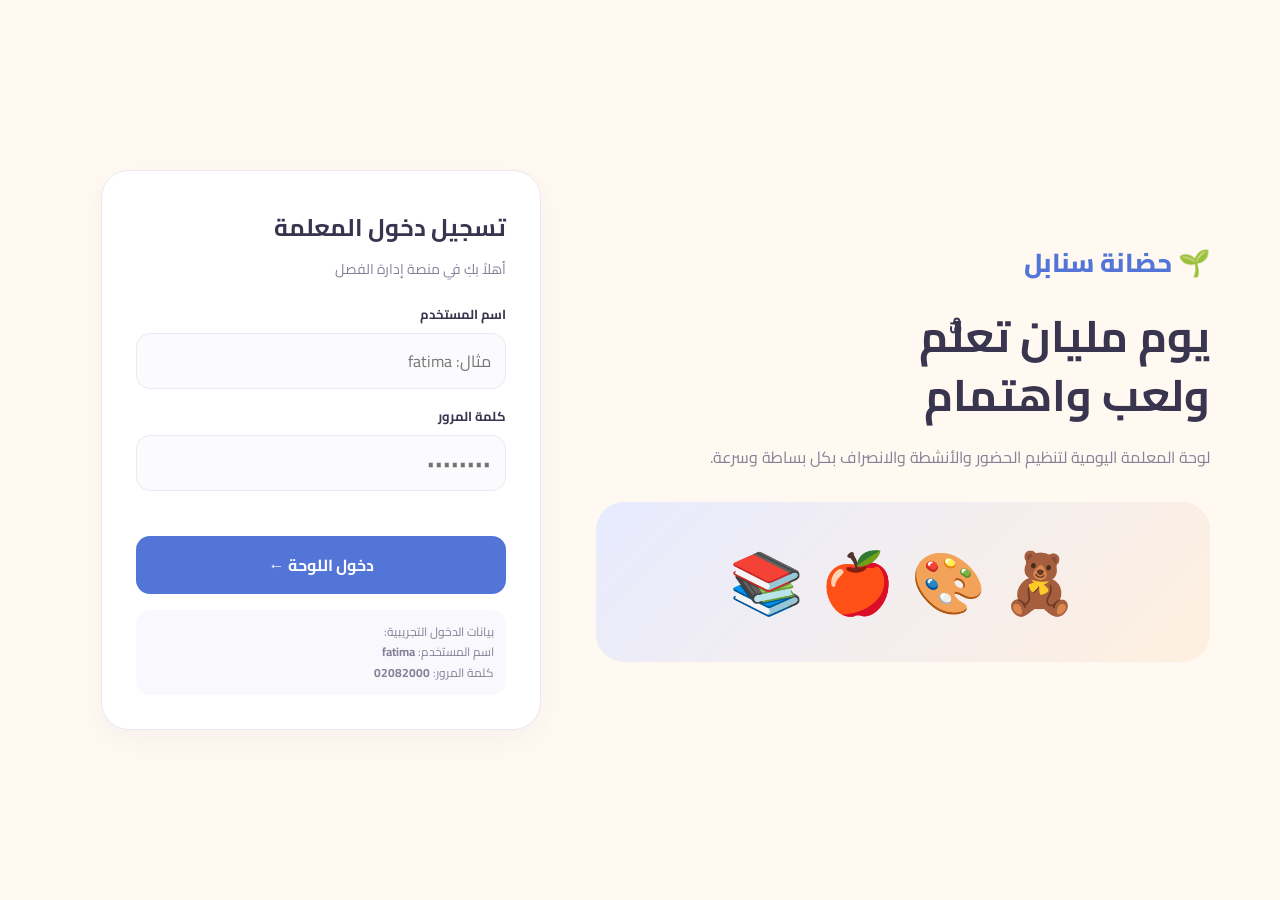
<file: index.html>
<!doctype html>
<html lang="ar" dir="rtl">
<head>
  <meta charset="utf-8">
  <meta name="viewport" content="width=device-width, initial-scale=1, maximum-scale=1, user-scalable=no">
  <title>حضانة سنابل | تطبيق المعلمة</title>
  
  <!-- خط كايرو المريح للعين -->
  <link rel="preconnect" href="https://fonts.googleapis.com">
  <link rel="preconnect" href="https://fonts.gstatic.com" crossorigin>
  <link href="https://fonts.googleapis.com/css2?family=Cairo:wght@400;600;700;800&display=swap" rel="stylesheet">
  
  <!-- ملفات التنسيق CSS -->
  <link rel="stylesheet" href="css/style.css">
  <link rel="stylesheet" href="css/responsive.css">
</head>
<body>

  <!-- 1. شاشة تسجيل الدخول -->
  <section id="loginScreen" class="login-wrap">
    <div class="welcome">
      <div style="font-size: 26px; font-weight: 800; color: var(--primary); margin-bottom: 12px;">🌱 حضانة سنابل</div>
      <h1>يوم مليان تعلُّم<br>ولعب واهتمام</h1>
      <p>لوحة المعلمة اليومية لتنظيم الحضور والأنشطة والانصراف بكل بساطة وسرعة.</p>
      <div class="welcome-art">
        <span>🧸</span>
        <span>🎨</span>
        <span>🍎</span>
        <span>📚</span>
      </div>
    </div>
    
    <form id="loginForm" class="login-card">
      <h2 style="margin: 0 0 6px;">تسجيل دخول المعلمة</h2>
      <p style="color: var(--muted); font-size: 14px; margin: 0 0 20px;">أهلاً بكِ في منصة إدارة الفصل</p>
      
      <div class="field">
        <label for="username">اسم المستخدم</label>
        <input id="username" autocomplete="username" placeholder="مثال: fatima" required>
      </div>
      
      <div class="field">
        <label for="password">كلمة المرور</label>
        <input id="password" type="password" placeholder="••••••••" required>
      </div>
      
      <div id="loginError" style="color: var(--danger); font-size: 13px; min-height: 20px;"></div>
      
      <button class="btn full" type="submit">دخول اللوحة ←</button>
      
      <div class="demo-note">
        بيانات الدخول التجريبية:<br>
        اسم المستخدم: <b>fatima</b><br>
        كلمة المرور: <b>02082000</b>
      </div>
    </form>
  </section>

  <!-- 2. شاشة إعداد اليوم وسيلفي الفصل -->
  <section id="setupScreen" class="app-main hidden">
    <div class="login-card" style="max-width: 650px; margin: 30px auto;">
      <h2 style="margin-top: 0;">تجهيز يومك يا فاطمة 👋</h2>
      <p style="color: var(--muted); font-size: 14px; margin-bottom: 20px;">تأكدي من البيانات والتقاط صورة الحضور قبل بدء اليوم.</p>
      
      <form id="setupForm">
        <div class="camera-box">
          <div id="selfiePlaceholder" class="selfie-placeholder">🤳🏻</div>
          <img id="selfiePreview" class="selfie-preview hidden" alt="سيلفي المعلمة">
          <input id="selfieInput" type="file" accept="image/*" capture="user" class="hidden">
          <button type="button" id="takeSelfie" class="btn secondary">التقاط سيلفي الحضور</button>
        </div>
        
        <div class="field">
          <label for="classSelect">تحديد الفصل</label>
          <select id="classSelect" required>
            <option value="">اختاري الفصل</option>
            <option value="البراعم">البراعم</option>
            <option value="النجوم">النجوم</option>
            <option value="الفراشات">الفراشات</option>
          </select>
        </div>
        
        <div class="field">
          <label for="dayDate">تاريخ اليوم</label>
          <input id="dayDate" type="date" required>
        </div>
        
        <button class="btn full" type="submit">تأكيد وبدء اليوم</button>
      </form>
    </div>
  </section>

  <!-- 3. لوحة تشغيل التطبيق (Dashboard Shell) -->
  <section id="appScreen" class="app-shell hidden">
    <aside class="sidebar">
      <div style="font-weight: 800; font-size: 20px; color: var(--primary); margin-bottom: 24px;">🌱 سنابل</div>
      
      <nav style="display: flex; flex-direction: column; gap: 6px;">
        <button class="side-link active" data-tab="children">
          <span class="nav-emoji">🧸</span>
          <span>الأطفال</span>
        </button>
        <button class="side-link" data-tab="attendance">
          <span class="nav-emoji">🌈</span>
          <span>الحضور</span>
        </button>
        <button class="side-link" data-tab="activities">
          <span class="nav-emoji">🎨</span>
          <span>الأنشطة</span>
        </button>
        <button class="side-link" data-tab="dismissal">
          <span class="nav-emoji">🎒</span>
          <span>الانصراف</span>
        </button>
      </nav>
      
      <div style="margin-top: auto; padding-top: 20px;">
        <button id="logoutBtn" class="btn secondary" style="width: 100%;">تسجيل الخروج</button>
      </div>
    </aside>

    <main class="app-main">
      <header style="margin-bottom: 24px;">
        <h1 style="margin: 0 0 4px;" id="welcomeTitle">أهلاً يا فاطمة!</h1>
        <small id="classLabel" style="color: var(--muted); font-size: 13px;"></small>
      </header>

      <!-- عدادات وإحصائيات سريعة -->
      <section class="stats">
        <div class="stat">
          <span style="font-size: 26px;">🧒</span>
          <div>
            <strong id="totalCount">0</strong>
            <small>الإجمالي</small>
          </div>
        </div>
        <div class="stat">
          <span style="font-size: 26px;">🌞</span>
          <div>
            <strong id="presentCount">0</strong>
            <small>حاضر</small>
          </div>
        </div>
        <div class="stat">
          <span style="font-size: 26px;">🚌</span>
          <div>
            <strong id="waitingCount">0</strong>
            <small>لم يصل</small>
          </div>
        </div>
        <div class="stat">
          <span style="font-size: 26px;">🎒</span>
          <div>
            <strong id="leftCount">0</strong>
            <small>انصرف</small>
          </div>
        </div>
      </section>

      <!-- المحتوى الديناميكي للأقسام -->
      <section id="tabContent"></section>
    </main>
  </section>

  <!-- عناصر النوافذ المنبثقة والإشعارات السريعة -->
  <div id="modalRoot"></div>
  <div id="toast" class="toast hidden" role="status"></div>

  <!-- ملفات الـ JavaScript بالترتيب المنطقي -->
  <script src="js/data.js"></script>
  <script src="js/state.js"></script>
  <script src="js/app.js"></script>
</body>
</html>
</file>
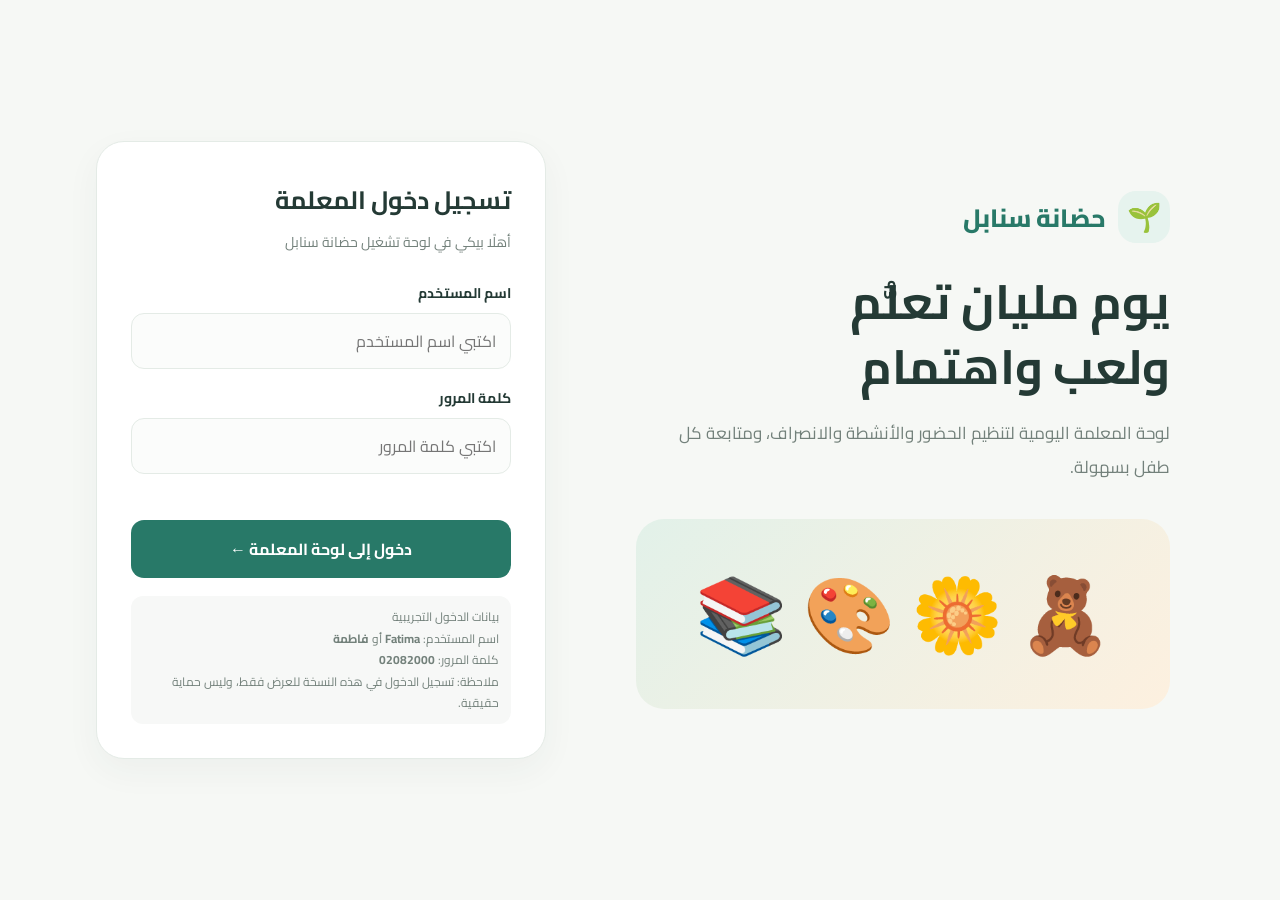
<file: index (2).html>
<!doctype html>
<html lang="ar" dir="rtl">
<head>
<meta charset="utf-8"><meta name="viewport" content="width=device-width, initial-scale=1">
<title>حضانة سنابل | لوحة المعلمة</title>
<link rel="preconnect" href="https://fonts.googleapis.com"><link href="https://fonts.googleapis.com/css2?family=Cairo:wght@400;500;600;700;800&display=swap" rel="stylesheet">
<style>
:root{--bg:#f6f8f5;--paper:#fff;--ink:#243a35;--muted:#73817b;--green:#287968;--green2:#e6f3ee;--line:#e4ebe6;--orange:#f2a36f;--orange2:#fff0e5;--blue:#e8f1fb;--red:#b94b4b;--shadow:0 12px 34px #23483b0c}*{box-sizing:border-box}body{margin:0;background:var(--bg);color:var(--ink);font-family:Cairo,Tahoma,sans-serif}button,input,select,textarea{font:inherit}button{cursor:pointer}.hidden{display:none!important}.login-wrap{min-height:100vh;display:grid;grid-template-columns:1.1fr .9fr;max-width:1200px;margin:auto;padding:30px;gap:24px;align-items:center}.welcome{padding:40px}.brand{display:flex;align-items:center;gap:12px;font-weight:800;font-size:25px;color:var(--green)}.brand-mark{display:grid;place-items:center;width:52px;height:52px;background:var(--green2);border-radius:18px;font-size:28px}.welcome h1{font-size:clamp(30px,4vw,48px);line-height:1.35;margin:26px 0 12px}.welcome p{color:var(--muted);line-height:2;font-size:17px;max-width:500px}.welcome-art{margin-top:35px;background:linear-gradient(135deg,#e2f1e9,#fdf0df);border-radius:28px;min-height:190px;display:flex;align-items:center;justify-content:center;font-size:74px;gap:16px}.login-card{background:var(--paper);border:1px solid var(--line);border-radius:28px;padding:34px;box-shadow:var(--shadow);max-width:450px;width:100%;margin:auto}.login-card h2{margin:0 0 6px;font-size:25px}.sub{color:var(--muted);font-size:14px;margin:0 0 25px}.field{display:flex;flex-direction:column;gap:7px;margin:16px 0}.field label{font-weight:700;font-size:14px}.field input,.field select,.field textarea{width:100%;border:1px solid var(--line);background:#fbfcfb;border-radius:13px;padding:12px 14px;outline:none;color:var(--ink)}.field input:focus,.field select:focus,.field textarea:focus{border-color:var(--green);box-shadow:0 0 0 3px #28796815}.btn{border:0;border-radius:13px;padding:12px 18px;font-weight:700;background:var(--green);color:white}.btn.full{width:100%;margin-top:10px;padding:14px}.btn.secondary{background:var(--green2);color:var(--green)}.btn.orange{background:var(--orange2);color:#96562c}.login-error{color:var(--red);font-size:13px;min-height:20px}.demo-note{background:#f7f8f7;border-radius:12px;padding:10px 12px;color:var(--muted);font-size:12px;margin-top:18px;line-height:1.8}.app{max-width:1280px;margin:auto;padding:24px}.topbar{display:flex;justify-content:space-between;align-items:center;gap:15px;margin-bottom:25px}.topbar .brand{font-size:22px}.profile{display:flex;align-items:center;gap:10px;background:var(--paper);border:1px solid var(--line);padding:8px 13px;border-radius:15px}.profile small{display:block;color:var(--muted)}.avatar{width:42px;height:42px;border-radius:14px;background:var(--green2);display:grid;place-items:center;font-size:22px}.page-title{display:flex;justify-content:space-between;align-items:end;gap:12px;margin:8px 0 20px}.page-title h1{font-size:29px;margin:0}.page-title p{margin:4px 0 0;color:var(--muted)}.date-pill{background:var(--paper);border:1px solid var(--line);border-radius:13px;padding:9px 12px;color:var(--muted);font-size:14px}.filters{display:grid;grid-template-columns:1fr 1fr;gap:14px;background:var(--paper);border:1px solid var(--line);border-radius:20px;padding:18px;margin-bottom:22px}.filters .field{margin:0}.section-head{display:flex;justify-content:space-between;align-items:center;margin:20px 0 13px;gap:10px}.section-head h2{font-size:20px;margin:0}.section-head span{font-size:13px;color:var(--muted)}.stats{display:grid;grid-template-columns:repeat(4,1fr);gap:13px;margin-bottom:22px}.stat{background:var(--paper);border:1px solid var(--line);border-radius:18px;padding:16px;display:flex;align-items:center;gap:12px}.stat-icon{width:44px;height:44px;border-radius:14px;display:grid;place-items:center;font-size:22px;background:var(--green2)}.stat:nth-child(2) .stat-icon{background:var(--blue)}.stat:nth-child(3) .stat-icon{background:var(--orange2)}.stat:nth-child(4) .stat-icon{background:#f4e9f7}.stat strong{display:block;font-size:25px}.stat small{color:var(--muted)}.children{display:grid;grid-template-columns:repeat(4,minmax(0,1fr));gap:14px}.child{background:var(--paper);border:1px solid var(--line);border-radius:20px;padding:16px;position:relative;box-shadow:var(--shadow);min-width:0}.child-top{display:flex;align-items:center;gap:12px;margin-bottom:14px}.child-photo{width:58px;height:58px;flex-shrink:0;border-radius:19px;display:grid;place-items:center;font-size:30px;background:linear-gradient(135deg,#e1f0e7,#fff0df)}.child h3{margin:0;font-size:17px}.child .age{font-size:12px;color:var(--muted);margin-top:3px}.allergy{display:inline-flex;align-items:center;gap:5px;background:var(--orange2);color:#97572d;border-radius:9px;padding:5px 8px;font-size:12px;margin-bottom:13px}.no-allergy{background:#f2f6f3;color:#64746c}.status{font-size:12px;color:var(--muted);margin-bottom:12px}.child-actions{display:flex;gap:7px}.small-btn{flex:1;border:1px solid var(--line);background:#fff;border-radius:10px;padding:8px 5px;font-size:12px;font-weight:700;color:var(--ink)}.small-btn.active{background:var(--green2);border-color:#c5e5d8;color:var(--green)}.small-btn.out{background:var(--orange2);border-color:#f8d5bb;color:#96562c}.tabs{display:flex;gap:8px;background:#eaf0ec;padding:6px;border-radius:16px;margin:22px 0}.tab{border:0;flex:1;border-radius:12px;background:transparent;color:var(--muted);padding:12px 10px;font-weight:700}.tab.active{background:white;color:var(--green);box-shadow:0 3px 12px #23483b0d}.panel{background:var(--paper);border:1px solid var(--line);border-radius:22px;padding:22px;margin-bottom:18px}.panel h2{margin:0 0 5px;font-size:21px}.panel .desc{color:var(--muted);margin:0 0 18px;font-size:14px}.activity-grid{display:grid;grid-template-columns:repeat(4,1fr);gap:12px}.activity{border:1px solid var(--line);border-radius:15px;padding:18px 12px;background:white;text-align:center;color:var(--ink)}.activity .emoji{display:block;font-size:30px;margin-bottom:8px}.activity.active{border:2px solid var(--green);background:var(--green2);color:var(--green)}.activity-form{display:grid;grid-template-columns:1fr 1fr;gap:14px}.empty{padding:30px;text-align:center;color:var(--muted)}.footer-note{color:var(--muted);font-size:12px;text-align:center;margin:28px 0 10px}.toast{position:fixed;bottom:24px;left:50%;transform:translateX(-50%);background:#203c34;color:white;padding:12px 20px;border-radius:13px;box-shadow:var(--shadow);z-index:10}.logout{background:transparent;color:var(--muted);border:0;font-size:13px;margin-right:8px}
@media(max-width:850px){.login-wrap{grid-template-columns:1fr;padding:18px}.welcome{padding:15px}.welcome-art{min-height:120px;font-size:50px;margin-top:15px}.login-card{max-width:none}.app{padding:15px}.children{grid-template-columns:repeat(2,minmax(0,1fr))}.stats{grid-template-columns:repeat(2,1fr)}.activity-grid{grid-template-columns:repeat(2,1fr)}}@media(max-width:480px){.topbar{align-items:flex-start}.topbar .brand{font-size:18px}.profile{padding:6px}.page-title{align-items:flex-start;flex-direction:column}.filters{grid-template-columns:1fr}.children{gap:9px}.child{padding:11px}.child-photo{width:46px;height:46px;font-size:24px;border-radius:15px}.child h3{font-size:15px}.child-actions{flex-direction:column}.stats{gap:8px}.stat{padding:11px;gap:8px}.stat-icon{width:36px;height:36px}.stat strong{font-size:21px}.tabs{gap:4px}.tab{font-size:12px;padding:10px 4px}.activity-form{grid-template-columns:1fr}}
</style>
</head>
<body>
<section id="loginScreen" class="login-wrap">
 <div class="welcome"><div class="brand"><span class="brand-mark">🌱</span><span>حضانة سنابل</span></div><h1>يوم مليان تعلُّم<br>ولعب واهتمام</h1><p>لوحة المعلمة اليومية لتنظيم الحضور والأنشطة والانصراف، ومتابعة كل طفل بسهولة.</p><div class="welcome-art"><span>🧸</span><span>🌼</span><span>🎨</span><span>📚</span></div></div>
 <form id="loginForm" class="login-card"><h2>تسجيل دخول المعلمة</h2><p class="sub">أهلًا بيكي في لوحة تشغيل حضانة سنابل</p><div class="field"><label for="username">اسم المستخدم</label><input id="username" autocomplete="username" placeholder="اكتبي اسم المستخدم" required></div><div class="field"><label for="password">كلمة المرور</label><input id="password" type="password" autocomplete="current-password" placeholder="اكتبي كلمة المرور" required></div><div id="loginError" class="login-error"></div><button class="btn full" type="submit">دخول إلى لوحة المعلمة ←</button><div class="demo-note">بيانات الدخول التجريبية<br>اسم المستخدم: <b>Fatima</b> أو <b>فاطمة</b><br>كلمة المرور: <b>02082000</b><br>ملاحظة: تسجيل الدخول في هذه النسخة للعرض فقط، وليس حماية حقيقية.</div></form>
</section>
<section id="appScreen" class="app hidden">
 <header class="topbar"><div class="brand"><span class="brand-mark">🌱</span><span>حضانة سنابل</span></div><div class="profile"><span class="avatar">👩🏻‍🏫</span><div><b>أ. فاطمة</b><small>معلمة فصل</small></div><button id="logoutBtn" class="logout">خروج</button></div></header>
 <div class="page-title"><div><h1>صباح الخير يا فاطمة 👋</h1><p>خلينا نجهز يوم الأطفال ونراجع بيانات الفصل.</p></div><div class="date-pill" id="todayLabel"></div></div>
 <section class="filters"><div class="field"><label for="dayDate">📅 تاريخ اليوم</label><input id="dayDate" type="date"></div><div class="field"><label for="classSelect">🏫 الفصل</label><select id="classSelect"><option>البراعم</option><option>النجوم</option><option>الفراشات</option></select></div></section>
 <section class="stats"><div class="stat"><span class="stat-icon">👧🏻</span><div><strong id="totalCount">8</strong><small>إجمالي الأطفال</small></div></div><div class="stat"><span class="stat-icon">✅</span><div><strong id="presentCount">0</strong><small>حضروا اليوم</small></div></div><div class="stat"><span class="stat-icon">⏳</span><div><strong id="waitingCount">8</strong><small>لم يصلوا بعد</small></div></div><div class="stat"><span class="stat-icon">🏠</span><div><strong id="leftCount">0</strong><small>انصرفوا</small></div></div></section>
 <div class="section-head"><h2>أطفال الفصل</h2><span id="classSummary">8 أطفال · بيانات تجريبية</span></div>
 <section id="childrenGrid" class="children"></section>
 <nav class="tabs" aria-label="شاشات المعلمة"><button class="tab active" data-tab="attendance">📋 الحضور</button><button class="tab" data-tab="activities">🎨 الأنشطة</button><button class="tab" data-tab="dismissal">🏡 الانصراف</button></nav>
 <section id="tabContent"></section>
 <p class="footer-note">نموذج استعراضي أولي لحضانة سنابل — البيانات محلية وتجريبية.</p>
</section>
<div id="toast" class="toast hidden" role="status"></div>
<script>
const DEMO_USER='fatima',DEMO_PASS='02082000';
const childrenByClass={
 'البراعم':[
  {id:'c1',name:'آدم محمد',age:3,emoji:'👦🏻',allergy:'لا يوجد'}, {id:'c2',name:'ليلى أحمد',age:3,emoji:'👧🏻',allergy:'البيض'},
  {id:'c3',name:'يوسف علي',age:4,emoji:'👦🏽',allergy:'لا يوجد'}, {id:'c4',name:'مريم خالد',age:3,emoji:'👧🏽',allergy:'الفول السوداني'},
  {id:'c5',name:'عمر حسن',age:4,emoji:'👦🏻',allergy:'الحليب'}, {id:'c6',name:'سلمى محمود',age:3,emoji:'👧🏼',allergy:'لا يوجد'},
  {id:'c7',name:'نور أحمد',age:4,emoji:'👧🏻',allergy:'لا يوجد'}, {id:'c8',name:'حمزة سامي',age:3,emoji:'👦🏽',allergy:'لا يوجد'}],
 'النجوم':[
  {id:'c9',name:'سيف أحمد',age:5,emoji:'👦🏻',allergy:'لا يوجد'},{id:'c10',name:'دانة علي',age:5,emoji:'👧🏻',allergy:'البيض'},
  {id:'c11',name:'إياد حسن',age:5,emoji:'👦🏽',allergy:'لا يوجد'},{id:'c12',name:'لارا محمد',age:4,emoji:'👧🏼',allergy:'لا يوجد'}],
 'الفراشات':[
  {id:'c13',name:'تيم خالد',age:2,emoji:'👦🏻',allergy:'لا يوجد'},{id:'c14',name:'ريم سامي',age:2,emoji:'👧🏻',allergy:'الحليب'},
  {id:'c15',name:'أنس محمود',age:2,emoji:'👦🏽',allergy:'لا يوجد'},{id:'c16',name:'جود حسن',age:2,emoji:'👧🏼',allergy:'لا يوجد'}]
};
const activities=[['🧩','ألعاب تركيب'],['📖','قصة اليوم'],['🎨','تلوين ورسم'],['🍎','وقت الوجبة'],['😴','قيلولة'],['🏃','نشاط حركي'],['🌱','نشاط خارجي'],['🎵','موسيقى وأناشيد']];
const state={tab:'attendance',activity:'ألعاب تركيب',note:'',statuses:{},dismissals:{},selected:[]};
const $=s=>document.querySelector(s);const todayISO=()=>{const d=new Date();return new Date(d.getTime()-d.getTimezoneOffset()*60000).toISOString().slice(0,10)};
$('#dayDate').value=todayISO();
function key(){return $('#dayDate').value+'|'+$('#classSelect').value}
function loadDay(){try{return JSON.parse(localStorage.getItem('snabel_demo_'+key()))||{statuses:{},dismissals:{},activity:'ألعاب تركيب',note:'',selected:[]}}catch{return {statuses:{},dismissals:{},activity:'ألعاب تركيب',note:'',selected:[]}}}
function saveDay(){localStorage.setItem('snabel_demo_'+key(),JSON.stringify({statuses:state.statuses,dismissals:state.dismissals,activity:state.activity,note:state.note,selected:state.selected}))}
function syncDay(){const d=loadDay();Object.assign(state,d);render()}
function children(){return childrenByClass[$('#classSelect').value]||[]}
function status(c){return state.statuses[c.id]||'waiting'}
function render(){const list=children();const present=list.filter(c=>status(c)==='present').length;const left=list.filter(c=>status(c)==='left').length;$('#totalCount').textContent=list.length;$('#presentCount').textContent=present;$('#waitingCount').textContent=list.length-present-left;$('#leftCount').textContent=left;$('#classSummary').textContent=list.length+' أطفال · بيانات تجريبية';$('#todayLabel').textContent=new Date($('#dayDate').value+'T12:00:00').toLocaleDateString('ar-EG',{weekday:'long',day:'numeric',month:'long'});$('#childrenGrid').innerHTML=list.map(c=>`<article class="child"><div class="child-top"><div class="child-photo">${c.emoji}</div><div><h3>${c.name}</h3><div class="age">العمر: ${c.age} سنوات</div></div></div><div class="${c.allergy==='لا يوجد'?'allergy no-allergy':'allergy'}">${c.allergy==='لا يوجد'?'✓':'⚠'} ${c.allergy==='لا يوجد'?'لا توجد حساسية مسجلة':'حساسية: '+c.allergy}</div><div class="status">الحالة: ${status(c)==='present'?'حاضر':status(c)==='left'?'انصرف':'لم يصل بعد'}</div><div class="child-actions"><button class="small-btn ${status(c)==='present'?'active':''}" data-action="present" data-id="${c.id}">✓ حضر</button><button class="small-btn ${status(c)==='left'?'out':''}" data-action="left" data-id="${c.id}">↗ انصرف</button></div></article>`).join('');document.querySelectorAll('[data-tab]').forEach(b=>b.classList.toggle('active',b.dataset.tab===state.tab));renderTab()}
function renderTab(){const list=children();if(state.tab==='attendance'){$('#tabContent').innerHTML=`<section class="panel"><h2>تسجيل الحضور</h2><p class="desc">اختاري «حضر» بجوار اسم الطفل عند وصوله. بيانات اليوم محفوظة على هذا المتصفح في النموذج التجريبي.</p><div class="section-head"><h2>قائمة الوصول</h2><span>${list.filter(c=>status(c)==='present').length} من ${list.length} حضروا</span></div><div class="children">${list.map(c=>`<article class="child"><div class="child-top"><div class="child-photo">${c.emoji}</div><div><h3>${c.name}</h3><div class="age">${c.age} سنوات</div></div></div><div class="${c.allergy==='لا يوجد'?'allergy no-allergy':'allergy'}">${c.allergy==='لا يوجد'?'✓ لا توجد حساسية مسجلة':'⚠ حساسية: '+c.allergy}</div><button class="btn ${status(c)==='present'?'secondary':''}" style="width:100%" data-action="present" data-id="${c.id}">${status(c)==='present'?'✓ تم تسجيل الحضور':'تسجيل الحضور'}</button></article>`).join('')}</div></section>`}
else if(state.tab==='activities'){$('#tabContent').innerHTML=`<section class="panel"><h2>أنشطة الفصل</h2><p class="desc">اختاري النشاط الجاري، وحددي الأطفال المشاركين، واكتبي ملاحظة قصيرة لو حبيتي.</p><div class="activity-grid">${activities.map(([e,n])=>`<button class="activity ${state.activity===n?'active':''}" data-activity="${n}"><span class="emoji">${e}</span><b>${n}</b></button>`).join('')}</div><div class="field" style="margin-top:20px"><label>الأطفال المشاركون</label><div class="children">${list.filter(c=>status(c)==='present').map(c=>`<label class="child" style="display:flex;align-items:center;gap:9px;cursor:pointer"><input type="checkbox" data-child="${c.id}" ${state.selected.includes(c.id)?'checked':''} style="accent-color:var(--green)"><span>${c.emoji}</span><span>${c.name}</span></label>`).join('')||'<p class="empty">سجّلي حضور الأطفال أولًا لتحديد المشاركين.</p>'}</div></div><div class="field"><label for="activityNote">ملاحظة النشاط (اختياري)</label><textarea id="activityNote" rows="3" placeholder="مثال: شارك الأطفال في ترتيب الألوان...">${escapeHTML(state.note||'')}</textarea></div><button class="btn" id="saveActivity">حفظ النشاط</button></section>`;document.querySelectorAll('[data-activity]').forEach(b=>b.addEventListener('click',()=>{state.activity=b.dataset.activity;saveDay();renderTab()}));document.querySelectorAll('[data-child]').forEach(b=>b.addEventListener('change',()=>{if(b.checked&&!state.selected.includes(b.dataset.child))state.selected.push(b.dataset.child);if(!b.checked)state.selected=state.selected.filter(x=>x!==b.dataset.child);saveDay()}));$('#saveActivity').addEventListener('click',()=>{state.note=$('#activityNote').value;saveDay();toast('تم حفظ النشاط في النموذج التجريبي')})}
else{$('#tabContent').innerHTML=`<section class="panel"><h2>تسجيل الانصراف</h2><p class="desc">راجعي حالة الطفل قبل تسجيل الانصراف. التحقق من هوية المستلم الفعلي سيتم تصميمه في مرحلة لاحقة.</p><div class="children">${list.filter(c=>status(c)!=='waiting').map(c=>`<article class="child"><div class="child-top"><div class="child-photo">${c.emoji}</div><div><h3>${c.name}</h3><div class="age">${c.age} سنوات</div></div></div><div class="status">${status(c)==='left'?'تم تسجيل الانصراف':'الطفل حاضر بالحضانة'}</div><div class="field"><label>الشخص المستلم</label><select data-pickup="${c.id}"><option value="">اختاري المستلم</option><option>الأم</option><option>الأب</option><option>شخص مصرح له</option></select></div><button class="btn ${status(c)==='left'?'secondary':''}" style="width:100%" data-action="dismiss" data-id="${c.id}" ${status(c)==='left'?'disabled':''}>تأكيد الانصراف</button>${state.dismissals[c.id]?`<p class="status">المستلم: ${escapeHTML(state.dismissals[c.id])}</p>`:''}</article>`).join('')||'<div class="empty">لا يوجد أطفال مسجلون بالحضور حتى الآن.</div>'}</div></section>`}}
function escapeHTML(s){return String(s).replace(/[&<>"']/g,c=>({'&':'&amp;','<':'&lt;','>':'&gt;','"':'&quot;',"'":'&#39;'}[c]))}
let toastTimer;function toast(msg){$('#toast').textContent=msg;$('#toast').classList.remove('hidden');clearTimeout(toastTimer);toastTimer=setTimeout(()=>$('#toast').classList.add('hidden'),2500)}
$('#loginForm').addEventListener('submit',e=>{e.preventDefault();const u=$('#username').value.trim().toLowerCase(),p=$('#password').value;if((u==='fatima'||u==='فاطمة')&&p===DEMO_PASS){sessionStorage.setItem('snabel_demo_logged','1');$('#loginError').textContent='';$('#loginScreen').classList.add('hidden');$('#appScreen').classList.remove('hidden');syncDay()}else $('#loginError').textContent='اسم المستخدم أو كلمة المرور غير صحيحة.'});
$('#logoutBtn').addEventListener('click',()=>{sessionStorage.removeItem('snabel_demo_logged');$('#appScreen').classList.add('hidden');$('#loginScreen').classList.remove('hidden');$('#password').value=''});
$('#dayDate').addEventListener('change',syncDay);$('#classSelect').addEventListener('change',syncDay);
document.addEventListener('click',e=>{const tab=e.target.closest('[data-tab]');if(tab){state.tab=tab.dataset.tab;render();return}const b=e.target.closest('[data-action]');if(!b)return;const c=children().find(x=>x.id===b.dataset.id);if(!c)return;if(b.dataset.action==='present'){state.statuses[c.id]='present';saveDay();render();toast('تم تسجيل حضور '+c.name)}else if(b.dataset.action==='left'){if(status(c)==='waiting'){toast('سجّلي حضور الطفل أولًا');return}state.statuses[c.id]='left';saveDay();render();toast('تم تحديث حالة '+c.name)}else if(b.dataset.action==='dismiss'){const sel=document.querySelector(`[data-pickup="${c.id}"]`);if(!sel||!sel.value){toast('اختاري الشخص المستلم أولًا');return}state.statuses[c.id]='left';state.dismissals[c.id]=sel.value;saveDay();render();toast('تم تسجيل انصراف '+c.name)}});
if(sessionStorage.getItem('snabel_demo_logged')==='1'){$('#loginScreen').classList.add('hidden');$('#appScreen').classList.remove('hidden');syncDay()}
</script>
</body></html>
</file>
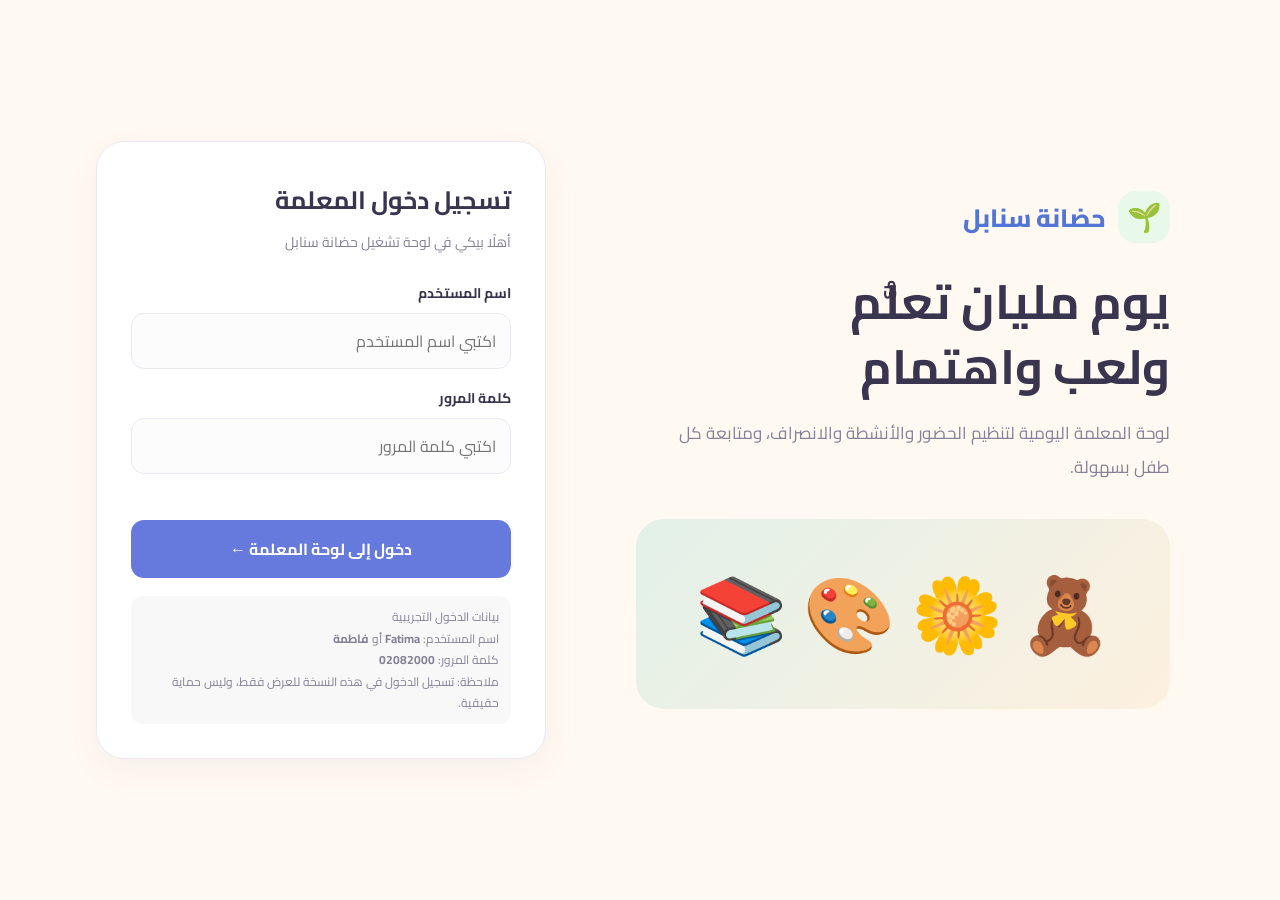
<file: snabel_teacher_v3.html>
<!doctype html>
<html lang="ar" dir="rtl">
<head>
<meta charset="utf-8">
<meta name="viewport" content="width=device-width, initial-scale=1">
<title>حضانة سنابل | لوحة المعلمة</title>
<link rel="preconnect" href="https://fonts.googleapis.com">
<link href="https://fonts.googleapis.com/css2?family=Cairo:wght@400;500;600;700;800&display=swap" rel="stylesheet">
<style>
:root{--bg:#f6f8f5;--paper:#fff;--ink:#243a35;--muted:#73817b;--green:#287968;--green2:#e6f3ee;--line:#e4ebe6;--orange:#f2a36f;--orange2:#fff0e5;--blue:#e8f1fb;--red:#b94b4b;--shadow:0 12px 34px #23483b0c}
*{box-sizing:border-box}body{margin:0;background:var(--bg);color:var(--ink);font-family:Cairo,Tahoma,sans-serif}button,input,select,textarea{font:inherit}button{cursor:pointer}.hidden{display:none!important}
.login-wrap{min-height:100vh;display:grid;grid-template-columns:1.1fr .9fr;max-width:1200px;margin:auto;padding:30px;gap:24px;align-items:center}
.welcome{padding:40px}.brand{display:flex;align-items:center;gap:12px;font-weight:800;font-size:25px;color:var(--green)}.brand-mark{display:grid;place-items:center;width:52px;height:52px;background:var(--green2);border-radius:18px;font-size:28px}
.welcome h1{font-size:clamp(30px,4vw,48px);line-height:1.35;margin:26px 0 12px}.welcome p{color:var(--muted);line-height:2;font-size:17px;max-width:500px}.welcome-art{margin-top:35px;background:linear-gradient(135deg,#e2f1e9,#fdf0df);border-radius:28px;min-height:190px;display:flex;align-items:center;justify-content:center;font-size:74px;gap:16px}
.login-card{background:var(--paper);border:1px solid var(--line);border-radius:28px;padding:34px;box-shadow:var(--shadow);max-width:450px;width:100%;margin:auto}.login-card h2{margin:0 0 6px;font-size:25px}.sub{color:var(--muted);font-size:14px;margin:0 0 25px}
.field{display:flex;flex-direction:column;gap:7px;margin:16px 0}.field label{font-weight:700;font-size:14px}.field input,.field select,.field textarea{width:100%;border:1px solid var(--line);background:#fbfcfb;border-radius:13px;padding:12px 14px;outline:none;color:var(--ink)}.field input:focus,.field select:focus,.field textarea:focus{border-color:var(--green);box-shadow:0 0 0 3px #28796815}
.btn{border:0;border-radius:13px;padding:12px 18px;font-weight:700;background:var(--green);color:white}.btn.full{width:100%;margin-top:10px;padding:14px}.btn.secondary{background:var(--green2);color:var(--green)}.btn.orange{background:var(--orange2);color:#96562c}.btn.danger{background:#fff0f0;color:#a33d3d}.btn:disabled{opacity:.45;cursor:not-allowed}
.login-error{color:var(--red);font-size:13px;min-height:20px}.demo-note{background:#f7f8f7;border-radius:12px;padding:10px 12px;color:var(--muted);font-size:12px;margin-top:18px;line-height:1.8}
.app{max-width:1280px;margin:auto;padding:24px}.topbar{display:flex;justify-content:space-between;align-items:center;gap:15px;margin-bottom:25px}.topbar .brand{font-size:22px}.profile{display:flex;align-items:center;gap:10px;background:var(--paper);border:1px solid var(--line);padding:8px 13px;border-radius:15px}.profile small{display:block;color:var(--muted)}.avatar{width:42px;height:42px;border-radius:14px;background:var(--green2);display:grid;place-items:center;font-size:22px}
.page-title{display:flex;justify-content:space-between;align-items:end;gap:12px;margin:8px 0 20px}.page-title h1{font-size:29px;margin:0}.page-title p{margin:4px 0 0;color:var(--muted)}.date-pill{background:var(--paper);border:1px solid var(--line);border-radius:13px;padding:9px 12px;color:var(--muted);font-size:14px}
.panel{background:var(--paper);border:1px solid var(--line);border-radius:22px;padding:22px;margin-bottom:18px}.panel h2{margin:0 0 5px;font-size:21px}.desc{color:var(--muted);margin:0 0 18px;font-size:14px;line-height:1.9}.setup-grid{display:grid;grid-template-columns:1fr 1fr;gap:16px}.camera-box{border:2px dashed #cbdcd2;border-radius:18px;padding:18px;text-align:center;background:#fbfdfb}.selfie-preview{width:150px;height:150px;object-fit:cover;border-radius:28px;background:var(--green2);display:block;margin:0 auto 12px}.selfie-placeholder{width:150px;height:150px;border-radius:28px;background:var(--green2);display:grid;place-items:center;font-size:55px;margin:0 auto 12px}.check-list{display:grid;grid-template-columns:repeat(2,minmax(0,1fr));gap:10px}.check-option{display:flex;align-items:center;gap:9px;background:#fbfcfb;border:1px solid var(--line);border-radius:12px;padding:11px}.check-option input{accent-color:var(--green);width:18px;height:18px}.summary-list{display:grid;gap:9px}.summary-row{display:flex;justify-content:space-between;gap:12px;padding:10px 0;border-bottom:1px solid var(--line)}.summary-row span:first-child{color:var(--muted)}
.stats{display:grid;grid-template-columns:repeat(4,1fr);gap:13px;margin-bottom:22px}.stat{background:var(--paper);border:1px solid var(--line);border-radius:18px;padding:16px;display:flex;align-items:center;gap:12px}.stat-icon{width:44px;height:44px;border-radius:14px;display:grid;place-items:center;font-size:22px;background:var(--green2)}.stat:nth-child(2) .stat-icon{background:var(--blue)}.stat:nth-child(3) .stat-icon{background:var(--orange2)}.stat:nth-child(4) .stat-icon{background:#f4e9f7}.stat strong{display:block;font-size:25px}.stat small{color:var(--muted)}
.tabs{display:flex;gap:8px;background:#eaf0ec;padding:6px;border-radius:16px;margin:22px 0}.tab{border:0;flex:1;border-radius:12px;background:transparent;color:var(--muted);padding:12px 10px;font-weight:700}.tab.active{background:white;color:var(--green);box-shadow:0 3px 12px #23483b0d}
.children{display:grid;grid-template-columns:repeat(4,minmax(0,1fr));gap:14px}.child{background:var(--paper);border:1px solid var(--line);border-radius:20px;padding:16px;position:relative;box-shadow:var(--shadow);min-width:0}.child-top{display:flex;align-items:center;gap:12px;margin-bottom:14px}.child-photo{width:62px;height:62px;flex-shrink:0;border-radius:19px;display:grid;place-items:center;font-size:32px;background:linear-gradient(135deg,#e1f0e7,#fff0df)}.child h3{margin:0;font-size:17px}.age{font-size:12px;color:var(--muted);margin-top:3px}.allergy{display:inline-flex;align-items:center;gap:5px;background:var(--orange2);color:#97572d;border-radius:9px;padding:5px 8px;font-size:12px;margin-bottom:13px}.no-allergy{background:#f2f6f3;color:#64746c}.status{font-size:12px;color:var(--muted);margin:7px 0 12px;line-height:1.8}.child-actions{display:flex;gap:7px}.small-btn{flex:1;border:1px solid var(--line);background:#fff;border-radius:10px;padding:9px 5px;font-size:12px;font-weight:700;color:var(--ink)}.small-btn.active{background:var(--green2);border-color:#c5e5d8;color:var(--green)}.small-btn.out{background:var(--orange2);border-color:#f8d5bb;color:#96562c}
.activity-grid{display:grid;grid-template-columns:repeat(4,1fr);gap:12px}.activity{border:1px solid var(--line);border-radius:15px;padding:15px 12px;background:white;text-align:center;color:var(--ink)}.activity .emoji{display:block;font-size:28px;margin-bottom:8px}.activity.active{border:2px solid var(--green);background:var(--green2);color:var(--green)}.live-badge{display:inline-flex;align-items:center;gap:7px;background:#e6f6ec;color:#24764d;border-radius:30px;padding:6px 11px;font-size:12px;font-weight:800}.live-dot{width:8px;height:8px;border-radius:50%;background:#28a15e;box-shadow:0 0 0 4px #28a15e20}.empty{padding:30px;text-align:center;color:var(--muted)}.footer-note{color:var(--muted);font-size:12px;text-align:center;margin:28px 0 10px}.logout{background:transparent;color:var(--muted);border:0;font-size:13px;margin-right:8px}
.overlay{position:fixed;inset:0;background:#14241f80;display:flex;align-items:center;justify-content:center;padding:18px;z-index:20}.modal{background:white;width:min(560px,100%);max-height:90vh;overflow:auto;border-radius:24px;padding:24px;box-shadow:0 24px 80px #0002}.modal h2{margin:0 0 8px}.modal p{color:var(--muted);line-height:1.8}.modal-actions{display:flex;gap:10px;margin-top:20px}.modal-actions button{flex:1}.toast{position:fixed;bottom:24px;left:50%;transform:translateX(-50%);background:#203c34;color:white;padding:12px 20px;border-radius:13px;box-shadow:var(--shadow);z-index:40;max-width:90%;text-align:center}
@media(max-width:850px){.login-wrap{grid-template-columns:1fr;padding:18px}.welcome{padding:15px}.welcome-art{min-height:120px;font-size:50px;margin-top:15px}.login-card{max-width:none}.app{padding:15px}.children{grid-template-columns:repeat(2,minmax(0,1fr))}.stats{grid-template-columns:repeat(2,1fr)}.activity-grid{grid-template-columns:repeat(2,1fr)}}
@media(max-width:560px){.topbar{align-items:flex-start}.topbar .brand{font-size:18px}.profile{padding:6px}.page-title{align-items:flex-start;flex-direction:column}.setup-grid{grid-template-columns:1fr}.children{gap:9px}.child{padding:11px}.child-photo{width:48px;height:48px;font-size:25px;border-radius:15px}.child h3{font-size:15px}.child-actions{flex-direction:column}.stats{gap:8px}.stat{padding:11px;gap:8px}.stat-icon{width:36px;height:36px}.stat strong{font-size:21px}.tabs{gap:4px}.tab{font-size:12px;padding:10px 4px}.modal-actions{flex-direction:column}.check-list{grid-template-columns:1fr}}

/* Playful visual identity + fixed teacher navigation */
:root{--bg:#fff9f1;--paper:#ffffff;--ink:#39354f;--muted:#858198;--green:#5475d8;--green2:#edf0ff;--line:#ece7f4;--orange:#ffb46f;--orange2:#fff1df;--blue:#e7f6ff;--red:#c44c68;--shadow:0 12px 34px #55468c0d}
body{background:#fff9f1;color:var(--ink)}
.brand-mark{background:#e8f8e9;border-radius:18px}
.btn{background:#6679dc}.btn.secondary{background:#eef0ff;color:#5265c3}.btn.orange{background:#fff0dc;color:#a45c28}
.field input:focus,.field select:focus,.field textarea:focus{border-color:#8b8ce8;box-shadow:0 0 0 3px #8b8ce81c}
.check-option{background:#fffdf9}.check-option input{accent-color:#697be0}
.panel{border-color:#eee7f6;box-shadow:0 8px 26px #55468c08}
.app-shell{max-width:none;width:100%;min-height:100vh;margin:0;padding:0;display:grid;grid-template-columns:258px minmax(0,1fr);gap:0;background:#fff9f1}
.app-shell.hidden{display:none!important}
.sidebar{position:sticky;top:0;height:100vh;min-height:650px;padding:25px 17px 18px;background:#fff;border-left:1px solid #eee8f6;display:flex;flex-direction:column;z-index:5}
.sidebar-brand{display:flex;align-items:center;gap:11px;padding:2px 8px 27px}.sidebar-brand .brand-mark{width:48px;height:48px;display:grid;place-items:center;font-size:27px;flex-shrink:0}.sidebar-brand b{display:block;font-size:18px;font-weight:800;color:#4c4e9c}.sidebar-brand small{display:block;font-size:11px;color:#a29bb7;margin-top:2px}
.sidebar-label{font-size:11px;font-weight:800;color:#aaa3bd;padding:0 12px 10px}.side-nav{display:grid;gap:7px}.side-link{display:flex;align-items:center;gap:11px;width:100%;padding:12px 11px;border:1px solid transparent;border-radius:15px;background:transparent;text-align:right;color:#77748f;font-weight:700;font-size:13px;transition:.15s}.side-link:hover{background:#faf7ff}.side-link.active{background:#f0efff;color:#545ab7;border-color:#e5e2ff;box-shadow:0 5px 14px #7b72d40b}.nav-emoji{width:34px;height:34px;display:grid;place-items:center;border-radius:11px;background:#fff;font-size:18px;flex-shrink:0}.side-link:nth-child(1) .nav-emoji{background:#fff0d8}.side-link:nth-child(2) .nav-emoji{background:#e4f8ed}.side-link:nth-child(3) .nav-emoji{background:#ffe9f1}.side-link:nth-child(4) .nav-emoji{background:#e4f4ff}.nav-arrow{margin-right:auto;font-size:22px;opacity:.65}.sidebar-spacer{flex:1;min-height:22px}.sidebar-help{display:flex;align-items:flex-start;gap:9px;padding:13px 11px;border-radius:15px;background:#fff6e8;border:1px solid #ffebcc;margin:10px 0 17px}.sidebar-help>span{font-size:22px}.sidebar-help b,.sidebar-help small{display:block}.sidebar-help b{font-size:12px;color:#8d6435}.sidebar-help small{font-size:10px;line-height:1.8;color:#9a805e;margin-top:3px}.sidebar-profile{display:flex;align-items:center;gap:10px;padding:12px 5px 13px;border-top:1px solid #f0ebf6}.sidebar-avatar{width:42px;height:42px;display:grid;place-items:center;background:#ffe9f1;border-radius:14px;font-size:22px}.sidebar-person{min-width:0}.sidebar-person b,.sidebar-person small{display:block}.sidebar-person b{font-size:13px}.sidebar-person small{font-size:11px;color:#9891aa;margin-top:2px}.side-action{width:100%;text-align:right;border:0;background:#f8f6ff;color:#6c65a6;border-radius:11px;padding:10px 12px;font-size:12px;font-weight:700;margin-top:6px}.logout-action{background:#fff4f4;color:#b86b7c}
.app-main{min-width:0;padding:28px clamp(18px,3vw,42px) 20px;max-width:1600px;width:100%;margin:0 auto}.app-header{display:flex;justify-content:space-between;align-items:center;gap:18px;margin-bottom:25px}.app-header h1{font-size:clamp(24px,2.5vw,34px);line-height:1.4;margin:8px 0 3px;color:#373653}.app-header p{margin:0;color:#8a849e;font-size:13px}.hello-chip{display:inline-flex;align-items:center;gap:6px;padding:6px 11px;border-radius:30px;background:#fff0d9;color:#a16a2d;font-size:11px;font-weight:800}.header-date{display:flex;align-items:center;gap:10px;background:white;border:1px solid #f0e8f5;border-radius:16px;padding:11px 15px;min-width:170px;box-shadow:0 6px 20px #55468c07}.header-date>span{font-size:24px}.header-date small,.header-date b{display:block}.header-date small{font-size:10px;color:#aaa2ba}.header-date b{font-size:12px;margin-top:3px;color:#625b83}.stats{display:grid;grid-template-columns:repeat(4,minmax(0,1fr));gap:14px;margin-bottom:28px}.stat{position:relative;overflow:hidden;border:1px solid transparent;border-radius:21px;padding:18px 16px;gap:12px;box-shadow:none;min-width:0}.stat-purple{background:#f0efff;border-color:#e7e4ff}.stat-mint{background:#e9f9ee;border-color:#ddf2e4}.stat-peach{background:#fff1e5;border-color:#ffe7d3}.stat-blue{background:#eaf6ff;border-color:#deeffb}.stat-icon{width:46px;height:46px;flex-shrink:0;border-radius:16px;display:grid;place-items:center;font-size:23px;background:#fff}.stat:nth-child(n) .stat-icon{background:#ffffffbd}.stat strong{display:block;font-size:27px;line-height:1.2;color:#45415e}.stat small{display:block;color:#8b849e;font-size:11px;margin-top:5px;white-space:nowrap}.stat-decoration{position:absolute;left:12px;top:8px;color:#b8b2ef;font-size:18px}.section-heading{display:flex;justify-content:space-between;align-items:center;gap:12px;margin-bottom:13px}.section-heading>div{display:flex;align-items:center;gap:10px}.heading-sparkle{display:grid;place-items:center;width:40px;height:40px;border-radius:14px;background:#fff0d9;font-size:22px}.section-heading h2{font-size:18px;margin:0;color:#403c5c}.section-heading p{font-size:12px;color:#9891aa;margin:3px 0 0}.class-chip{background:white;border:1px solid #eee7f5;color:#777096;border-radius:12px;padding:9px 12px;font-size:12px;font-weight:700;white-space:nowrap}
#tabContent .panel{padding:22px;border-radius:22px}#tabContent .panel h2{font-size:19px;color:#45415e}#tabContent .desc{font-size:12px}#tabContent .child{border-color:#eee8f5;border-radius:19px;box-shadow:0 7px 22px #59488c08}#tabContent .child-photo{background:linear-gradient(135deg,#e7e6ff,#ffe9d7)}#tabContent .child h3{color:#45415e}#tabContent .allergy{background:#fff0dd;color:#a3662e}#tabContent .allergy.no-allergy{background:#e8f8ec;color:#43845b}#tabContent .btn{background:#6878dc}#tabContent .btn.secondary{background:#eef0ff;color:#5c66bf}#tabContent .small-btn.active{background:#eef0ff;color:#5c66bf;border-color:#dcdfff}.tabs{display:none!important}.side-link:focus-visible,.side-action:focus-visible,.btn:focus-visible{outline:3px solid #aaa9ff;outline-offset:2px}
@media(max-width:1000px){.app-shell{grid-template-columns:220px minmax(0,1fr)}.sidebar{padding:20px 12px}.sidebar-brand{padding-right:4px;padding-left:4px}.sidebar-brand b{font-size:16px}.app-main{padding:22px 18px}.stats{gap:9px}.stat{padding:14px 11px;gap:8px}.stat-icon{width:38px;height:38px}.stat strong{font-size:23px}.stat small{font-size:10px}}
@media(max-width:720px){.app-shell{display:flex;flex-direction:column}.sidebar{position:relative;top:auto;height:auto;min-height:0;padding:12px 14px 10px;border-left:0;border-bottom:1px solid #eee8f6}.sidebar-brand{padding:0 2px 12px}.sidebar-brand .brand-mark{width:40px;height:40px;font-size:23px}.sidebar-brand b{font-size:16px}.sidebar-label,.sidebar-spacer,.sidebar-help,.sidebar-profile,.side-action{display:none}.side-nav{display:flex;gap:7px;overflow-x:auto;padding:0 0 3px}.side-link{min-width:max-content;width:auto;padding:7px 10px;gap:6px;font-size:11px}.nav-emoji{width:28px;height:28px;font-size:15px}.nav-arrow{display:none}.app-main{padding:19px 13px}.app-header{align-items:flex-start;flex-direction:column;margin-bottom:18px}.header-date{min-width:0;padding:8px 11px}.stats{grid-template-columns:repeat(2,minmax(0,1fr));margin-bottom:22px}.stat{border-radius:17px}.stat strong{font-size:24px}.section-heading h2{font-size:16px}.section-heading p{max-width:230px;line-height:1.8}.class-chip{font-size:10px;padding:8px}.children{grid-template-columns:repeat(2,minmax(0,1fr))}}
@media(max-width:420px){.side-link{flex:1;min-width:0;justify-content:center;flex-direction:column;padding:7px 3px;gap:3px}.side-link span:nth-child(2){font-size:10px}.children{grid-template-columns:1fr}.stat{padding:12px 10px}.stat small{white-space:normal}.app-header h1{font-size:25px}}

</style>
</head>
<body>
<section id="loginScreen" class="login-wrap">
 <div class="welcome">
  <div class="brand"><span class="brand-mark">🌱</span><span>حضانة سنابل</span></div>
  <h1>يوم مليان تعلُّم<br>ولعب واهتمام</h1>
  <p>لوحة المعلمة اليومية لتنظيم الحضور والأنشطة والانصراف، ومتابعة كل طفل بسهولة.</p>
  <div class="welcome-art"><span>🧸</span><span>🌼</span><span>🎨</span><span>📚</span></div>
 </div>
 <form id="loginForm" class="login-card">
  <h2>تسجيل دخول المعلمة</h2><p class="sub">أهلًا بيكي في لوحة تشغيل حضانة سنابل</p>
  <div class="field"><label for="username">اسم المستخدم</label><input id="username" autocomplete="username" placeholder="اكتبي اسم المستخدم" required></div>
  <div class="field"><label for="password">كلمة المرور</label><input id="password" type="password" autocomplete="current-password" placeholder="اكتبي كلمة المرور" required></div>
  <div id="loginError" class="login-error"></div><button class="btn full" type="submit">دخول إلى لوحة المعلمة ←</button>
  <div class="demo-note">بيانات الدخول التجريبية<br>اسم المستخدم: <b>Fatima</b> أو <b>فاطمة</b><br>كلمة المرور: <b>02082000</b><br>ملاحظة: تسجيل الدخول في هذه النسخة للعرض فقط، وليس حماية حقيقية.</div>
 </form>
</section>

<section id="setupScreen" class="app hidden">
 <header class="topbar"><div class="brand"><span class="brand-mark">🌱</span><span>حضانة سنابل</span></div><div class="profile"><span class="avatar">👩🏻‍🏫</span><div><b>أ. فاطمة</b><small>تجهيز اليوم</small></div><button id="setupLogout" class="logout">خروج</button></div></header>
 <div class="page-title"><div><h1>تجهيز يومك يا فاطمة 👋</h1><p>راجعي بيانات اليوم قبل الدخول إلى لوحة تشغيل الفصل.</p></div><div class="date-pill" id="setupDateLabel"></div></div>
 <form id="setupForm">
  <div class="panel">
   <h2>1. سيلفي المعلمة داخل الفصل</h2><p class="desc">التقطي صورة أثناء وجودك داخل الفصل. في النظام الفعلي ستُرسل الصورة للإدارة فقط، ولن تظهر لأولياء الأمور.</p>
   <div class="setup-grid">
    <div class="camera-box"><div id="selfiePlaceholder" class="selfie-placeholder">🤳🏻</div><img id="selfiePreview" class="selfie-preview hidden" alt="معاينة سيلفي المعلمة"><input id="selfieInput" type="file" accept="image/*" capture="user" class="hidden"><button type="button" id="takeSelfie" class="btn secondary">التقاط سيلفي / اختيار صورة</button><p class="desc" style="margin:12px 0 0">الصورة تجريبية ومحفوظة داخل هذا المتصفح فقط.</p></div>
    <div>
     <div class="field"><label for="classSelect">2. تحديد الفصل</label><select id="classSelect" required><option value="">اختاري الفصل</option><option>البراعم</option><option>النجوم</option><option>الفراشات</option></select></div>
     <div class="field"><label for="dayDate">3. تاريخ اليوم</label><input id="dayDate" type="date" required></div>
     <div class="field"><label>4. مواد التدريس (اختاري مادة أو أكثر)</label><div class="check-list" id="subjectsList">
      <label class="check-option"><input type="checkbox" value="لغة عربية"> لغة عربية</label>
      <label class="check-option"><input type="checkbox" value="لغة إنجليزية"> لغة إنجليزية</label>
      <label class="check-option"><input type="checkbox" value="رياضيات"> رياضيات</label>
      <label class="check-option"><input type="checkbox" value="اكتشاف وعلوم"> اكتشاف وعلوم</label>
      <label class="check-option"><input type="checkbox" value="فنون وأشغال"> فنون وأشغال</label>
      <label class="check-option"><input type="checkbox" value="مهارات حياتية"> مهارات حياتية</label>
     </div></div>
    </div>
   </div>
   <button class="btn full" type="submit">تأكيد البيانات ومراجعتها</button>
  </div>
 </form>
</section>

<section id="appScreen" class="app app-shell hidden">
 <aside class="sidebar">
  <div class="sidebar-brand"><span class="brand-mark">🌱</span><div><b>حضانة سنابل</b><small>نزرع الفرح كل يوم</small></div></div>
  <div class="sidebar-label">مساحة المعلمة</div>
  <nav class="side-nav" aria-label="أقسام المعلمة">
   <button class="side-link active" data-tab="children"><span class="nav-emoji">🧸</span><span>الأطفال</span><span class="nav-arrow">‹</span></button>
   <button class="side-link" data-tab="attendance"><span class="nav-emoji">🌈</span><span>الحضور والغياب</span><span class="nav-arrow">‹</span></button>
   <button class="side-link" data-tab="activities"><span class="nav-emoji">🎨</span><span>الأنشطة اليومية</span><span class="nav-arrow">‹</span></button>
   <button class="side-link" data-tab="dismissal"><span class="nav-emoji">🎒</span><span>انصراف الأطفال</span><span class="nav-arrow">‹</span></button>
  </nav>
  <div class="sidebar-spacer"></div>
  <div class="sidebar-help"><span>💡</span><div><b>تذكير صغير</b><small>راجعي تنبيهات الحساسية قبل تقديم الوجبات.</small></div></div>
  <div class="sidebar-profile"><span class="sidebar-avatar">👩🏻‍🏫</span><div class="sidebar-person"><b>أ. فاطمة</b><small id="sessionMeta">معلمة فصل</small></div></div>
  <button id="editSetup" class="side-action">⚙️ تعديل بيانات اليوم</button>
  <button id="logoutBtn" class="side-action logout-action">↪ تسجيل الخروج</button>
 </aside>
 <main class="app-main">
  <header class="app-header"><div><div class="hello-chip">☀️ يوم جميل في سنابل</div><h1>أهلًا بيكي يا فاطمة!</h1><p id="appSubtitle">خلّي يوم الأطفال مليان تعلُّم ولعب واهتمام.</p></div><div class="header-date"><span>📅</span><div><small>تاريخ اليوم</small><b id="todayLabel"></b></div></div></header>
  <section class="stats">
   <div class="stat stat-purple"><span class="stat-icon">🧒</span><div><strong id="totalCount">0</strong><small>أطفال الفصل</small></div><span class="stat-decoration">✦</span></div>
   <div class="stat stat-mint"><span class="stat-icon">🌞</span><div><strong id="presentCount">0</strong><small>حضروا النهارده</small></div><span class="stat-decoration">✦</span></div>
   <div class="stat stat-peach"><span class="stat-icon">🚌</span><div><strong id="waitingCount">0</strong><small>لسه موصلوش</small></div><span class="stat-decoration">✦</span></div>
   <div class="stat stat-blue"><span class="stat-icon">🎒</span><div><strong id="leftCount">0</strong><small>انصرفوا بأمان</small></div><span class="stat-decoration">✦</span></div>
  </section>
  <div class="section-heading"><div><span class="heading-sparkle">✨</span><div><h2>متابعة يوم الفصل</h2><p>اختاري القسم اللي محتاجة تشتغلي عليه.</p></div></div><span class="class-chip" id="classChip">🏡 الفصل</span></div>
  <section id="tabContent"></section>
  <p class="footer-note">🌱 حضانة سنابل — نموذج استعراضي أولي. البيانات والصور والرموز تجريبية ومحلية.</p>
 </main>
</section>

<div id="modalRoot"></div><div id="toast" class="toast hidden" role="status"></div>
<script>
const DEMO_USER='fatima',DEMO_PASS='02082000';
const childrenByClass={
 'البراعم':[
  {id:'c1',name:'آدم محمد',years:3,months:4,emoji:'👦🏻',allergy:'لا يوجد',guardian:'منى حسن (الأم)',otp:'4821'},
  {id:'c2',name:'ليلى أحمد',years:3,months:8,emoji:'👧🏻',allergy:'البيض',guardian:'سامي أحمد (الأب)',otp:'3174'},
  {id:'c3',name:'يوسف علي',years:4,months:1,emoji:'👦🏽',allergy:'لا يوجد',guardian:'هبة علي (الأم)',otp:'5290'},
  {id:'c4',name:'مريم خالد',years:3,months:10,emoji:'👧🏽',allergy:'الفول السوداني',guardian:'خالد محمود (الأب)',otp:'6812'},
  {id:'c5',name:'عمر حسن',years:4,months:2,emoji:'👦🏻',allergy:'الحليب',guardian:'سارة حسن (الأم)',otp:'7406'},
  {id:'c6',name:'سلمى محمود',years:3,months:2,emoji:'👧🏼',allergy:'لا يوجد',guardian:'محمود سامي (الأب)',otp:'2538'},
  {id:'c7',name:'نور أحمد',years:4,months:5,emoji:'👧🏻',allergy:'لا يوجد',guardian:'داليا أحمد (الأم)',otp:'9163'},
  {id:'c8',name:'حمزة سامي',years:3,months:6,emoji:'👦🏽',allergy:'لا يوجد',guardian:'سامي حسن (الأب)',otp:'8057'}],
 'النجوم':[
  {id:'c9',name:'سيف أحمد',years:5,months:1,emoji:'👦🏻',allergy:'لا يوجد',guardian:'أحمد سيف (الأب)',otp:'4821'},
  {id:'c10',name:'دانة علي',years:5,months:3,emoji:'👧🏻',allergy:'البيض',guardian:'علي محمد (الأب)',otp:'3174'},
  {id:'c11',name:'إياد حسن',years:5,months:6,emoji:'👦🏽',allergy:'لا يوجد',guardian:'هند حسن (الأم)',otp:'5290'},
  {id:'c12',name:'لارا محمد',years:4,months:9,emoji:'👧🏼',allergy:'لا يوجد',guardian:'محمد عادل (الأب)',otp:'6812'}],
 'الفراشات':[
  {id:'c13',name:'تيم خالد',years:2,months:4,emoji:'👦🏻',allergy:'لا يوجد',guardian:'خالد تيم (الأب)',otp:'4821'},
  {id:'c14',name:'ريم سامي',years:2,months:9,emoji:'👧🏻',allergy:'الحليب',guardian:'منى سامي (الأم)',otp:'3174'},
  {id:'c15',name:'أنس محمود',years:2,months:2,emoji:'👦🏽',allergy:'لا يوجد',guardian:'محمود أنس (الأب)',otp:'5290'},
  {id:'c16',name:'جود حسن',years:2,months:7,emoji:'👧🏼',allergy:'لا يوجد',guardian:'هالة حسن (الأم)',otp:'6812'}]
};
const activityOptions=[
 {id:'meal',emoji:'🍎',label:'يتناول الوجبة الآن'},
 {id:'water',emoji:'🥤',label:'يشرب الماء الآن'},
 {id:'lesson',emoji:'📚',label:'يشارك في الدرس الآن'},
 {id:'play',emoji:'🧩',label:'يلعب الآن'},
 {id:'art',emoji:'🎨',label:'يمارس نشاطًا فنيًا الآن'},
 {id:'bathroom',emoji:'🚻',label:'في الحمام الآن'},
 {id:'nap',emoji:'😴',label:'وقت القيلولة الآن'},
 {id:'outdoor',emoji:'🌳',label:'في النشاط الخارجي الآن'},
 {id:'done',emoji:'⭐',label:'أنهى النشاط بنجاح'}
];
const state={tab:'children',setup:{selfie:'',className:'',date:'',subjects:[]},statuses:{},statusTimes:{},activities:{},dismissed:{},modalChild:null};
const $=s=>document.querySelector(s);
const todayISO=()=>{const d=new Date();return new Date(d.getTime()-d.getTimezoneOffset()*60000).toISOString().slice(0,10)};
const esc=s=>String(s??'').replace(/[&<>"']/g,c=>({'&':'&amp;','<':'&lt;','>':'&gt;','"':'&quot;',"'":'&#39;'}[c]));
const activeChildren=()=>childrenByClass[state.setup.className]||[];
const dayKey=()=>`${state.setup.date}|${state.setup.className}`;
function loadDay(){try{return JSON.parse(localStorage.getItem('snabel_teacher_'+dayKey()))||{statuses:{},statusTimes:{},activities:{},dismissed:{}}}catch{return {statuses:{},statusTimes:{},activities:{},dismissed:{}}}}
function saveDay(){try{localStorage.setItem('snabel_teacher_'+dayKey(),JSON.stringify({statuses:state.statuses,statusTimes:state.statusTimes,activities:state.activities,dismissed:state.dismissed}))}catch{}}
function setUpDefault(){if(!$('#dayDate').value)$('#dayDate').value=todayISO();$('#setupDateLabel').textContent=new Date($('#dayDate').value+'T12:00:00').toLocaleDateString('ar-EG',{weekday:'long',day:'numeric',month:'long',year:'numeric'})}
function getSubjects(){return [...document.querySelectorAll('#subjectsList input:checked')].map(x=>x.value)}
function showScreen(id){['loginScreen','setupScreen','appScreen'].forEach(x=>$('#'+x).classList.toggle('hidden',x!==id))}
function status(c){return state.statuses[c.id]||'waiting'}
function ageText(c){return `${c.years} سنة و${c.months} شهر`}
function timeNow(){return new Date().toLocaleTimeString('ar-EG',{hour:'2-digit',minute:'2-digit',hour12:true})}
function fullDate(){return new Date(state.setup.date+'T12:00:00').toLocaleDateString('ar-EG',{weekday:'long',day:'numeric',month:'long',year:'numeric'})}
function toast(msg){const t=$('#toast');t.textContent=msg;t.classList.remove('hidden');clearTimeout(window.toastTimer);window.toastTimer=setTimeout(()=>t.classList.add('hidden'),2800)}
function childCard(c,extra=''){const st=status(c);return `<article class="child"><div class="child-top"><div class="child-photo">${c.emoji}</div><div><h3>${esc(c.name)}</h3><div class="age">العمر: ${ageText(c)}</div></div></div><div class="${c.allergy==='لا يوجد'?'allergy no-allergy':'allergy'}">${c.allergy==='لا يوجد'?'✓ لا توجد حساسية مسجلة':'⚠ حساسية: '+esc(c.allergy)}</div><div class="status">الحالة: ${st==='present'?'حاضر منذ '+esc(state.statusTimes[c.id]||''):st==='left'?'انصرف':'لم يصل بعد'}</div>${extra}</article>`}
function render(){
 const list=activeChildren();const present=list.filter(c=>status(c)==='present').length;const left=list.filter(c=>status(c)==='left').length;
 $('#totalCount').textContent=list.length;$('#presentCount').textContent=present;$('#waitingCount').textContent=list.length-present-left;$('#leftCount').textContent=left;
 $('#todayLabel').textContent=fullDate();$('#sessionMeta').textContent=`فصل ${state.setup.className}`;$('#classChip').textContent=`🏡 فصل ${state.setup.className}`;
 $('#appSubtitle').textContent=`الفصل: ${state.setup.className} · المواد: ${state.setup.subjects.join('، ')}`;
 document.querySelectorAll('[data-tab]').forEach(b=>b.classList.toggle('active',b.dataset.tab===state.tab));
 renderTab();
}
function renderTab(){
 const list=activeChildren();
 if(state.tab==='children'){
  $('#tabContent').innerHTML=`<section class="panel"><h2>أطفال فصل ${esc(state.setup.className)}</h2><p class="desc">نظرة سريعة على الأطفال المسجلين في الفصل. راجعي تنبيهات الحساسية قبل تقديم الوجبات أو الأنشطة.</p><div class="children">${list.map(c=>childCard(c,`<span class="live-badge">${status(c)==='present'?'● حاضر':status(c)==='left'?'تم الانصراف':'بانتظار الوصول'}</span>`)).join('')}</div></section>`;
 }else if(state.tab==='attendance'){
  $('#tabContent').innerHTML=`<section class="panel"><h2>تسجيل حضور الأطفال</h2><p class="desc">اضغطي على كارت الطفل لتأكيد حضوره. سيتم تسجيل الساعة والدقيقة بعد التأكيد.</p><div class="children">${list.map(c=>childCard(c,`<button class="btn ${status(c)==='present'?'secondary':''}" style="width:100%" data-action="open-attendance" data-id="${c.id}" ${status(c)!=='waiting'?'disabled':''}>${status(c)==='present'?'✓ تم تسجيل الحضور':status(c)==='left'?'تم الانصراف':'تسجيل الحضور'}</button>`)).join('')}</div></section>`;
 }else if(state.tab==='activities'){
  $('#tabContent').innerHTML=`<section class="panel"><div style="display:flex;justify-content:space-between;align-items:center;gap:10px;flex-wrap:wrap"><h2>حالة الأطفال والأنشطة</h2><span class="live-badge"><span class="live-dot"></span> LIVE · تحديثات تجريبية</span></div><p class="desc">اختاري الطفل ثم حددي حالته الحالية من المصطلحات الجاهزة. في النظام الفعلي ستظهر الحالة لولي الأمر المرتبط بهذا الطفل.</p><div class="children">${list.map(c=>{const a=state.activities[c.id];return childCard(c,`<div class="field"><label>الحالة الحالية</label><select data-activity-child="${c.id}" ${status(c)!=='present'?'disabled':''}><option value="">اختاري الحالة</option>${activityOptions.map(o=>`<option value="${o.id}" ${a&&a.id===o.id?'selected':''}>${o.emoji} ${o.label}</option>`).join('')}</select></div>${a?`<div class="status"><b>${a.emoji} ${esc(a.label)}</b><br>آخر تحديث: ${esc(a.time)}</div>`:'<div class="status">لم يتم تحديد نشاط حالي</div>'}`)}).join('')}</div></section>`;
 }else{
  $('#tabContent').innerHTML=`<section class="panel"><h2>تسجيل انصراف الأطفال</h2><p class="desc">لن يتم تسجيل الانصراف إلا بعد مراجعة اسم المستلم المعتمد والتحقق من رمز اليوم المكوّن من 4 أرقام. الرموز الظاهرة في هذا النموذج تجريبية فقط.</p><div class="children">${list.filter(c=>status(c)!=='waiting').map(c=>childCard(c,`<div class="field"><label>المستلم المعتمد</label><div style="background:#f7faf8;border:1px solid var(--line);padding:11px;border-radius:12px;font-weight:700">${esc(c.guardian)}</div></div>${status(c)==='left'?`<span class="live-badge">✓ تم التسليم ${esc(state.dismissed[c.id]?.time||'')}</span>`:`<button class="btn" style="width:100%" data-action="open-dismissal" data-id="${c.id}">مراجعة المستلم وتأكيد الانصراف</button>`}`)).join('')||'<div class="empty">لا يوجد أطفال مسجلون بالحضور حتى الآن.</div>'}</div></section>`;
 }
}
function openModal(content){$('#modalRoot').innerHTML=`<div class="overlay" id="overlay"><div class="modal" role="dialog" aria-modal="true">${content}</div></div>`}
function closeModal(){$('#modalRoot').innerHTML=''}
function setupSummary(){
 const cls=$('#classSelect').value,date=$('#dayDate').value,subjects=getSubjects(),img=state.setup.selfie;
 if(!img){toast('التقطي سيلفي المعلمة أولًا');return}
 if(!cls){toast('اختاري الفصل أولًا');return}
 if(!date){toast('حددي تاريخ اليوم');return}
 if(!subjects.length){toast('اختاري مادة تدريس واحدة على الأقل');return}
 const photo=img?`<img src="${img}" alt="سيلفي المعلمة" style="width:94px;height:94px;object-fit:cover;border-radius:18px">`:'';
 openModal(`<h2>مراجعة بيانات اليوم</h2><p>تأكدي من البيانات قبل الانتقال إلى لوحة المعلمة.</p><div style="display:flex;align-items:center;gap:14px;margin:16px 0">${photo}<div><b>سيلفي المعلمة</b><div class="status">ستكون مخصصة للإدارة فقط في النظام الفعلي.</div></div></div><div class="summary-list"><div class="summary-row"><span>المعلمة</span><b>أ. فاطمة</b></div><div class="summary-row"><span>الفصل</span><b>${esc(cls)}</b></div><div class="summary-row"><span>تاريخ اليوم</span><b>${esc(new Date(date+'T12:00:00').toLocaleDateString('ar-EG',{weekday:'long',day:'numeric',month:'long',year:'numeric'}))}</b></div><div class="summary-row"><span>مواد التدريس</span><b>${subjects.map(esc).join('، ')}</b></div></div><div class="modal-actions"><button class="btn" id="confirmSetup">متابعة إلى لوحة المعلمة</button><button class="btn secondary" id="editSetupModal">تعديل البيانات</button></div>`);
 $('#confirmSetup').addEventListener('click',()=>{const oldKey=dayKey();state.setup={selfie:img,className:cls,date,subjects};const newKey=dayKey();const data=(()=>{try{return JSON.parse(localStorage.getItem('snabel_teacher_'+newKey))}catch{return null}})();state.statuses=data?.statuses||{};state.statusTimes=data?.statusTimes||{};state.activities=data?.activities||{};state.dismissed=data?.dismissed||{};closeModal();showScreen('appScreen');render();toast('تم تأكيد بيانات اليوم')});
 $('#editSetupModal').addEventListener('click',closeModal);
}
function openAttendance(c){
 if(status(c)!=='waiting'){toast('تم تسجيل حالة الطفل بالفعل');return}
 openModal(`<h2>تأكيد حضور الطفل</h2><p>هل تؤكدين تسجيل حضور الطفل التالي؟</p><div class="child-top" style="margin:18px 0"><div class="child-photo">${c.emoji}</div><div><h3>${esc(c.name)}</h3><div class="age">العمر: ${ageText(c)}</div><div class="${c.allergy==='لا يوجد'?'allergy no-allergy':'allergy'}" style="margin-top:8px">${c.allergy==='لا يوجد'?'✓ لا توجد حساسية مسجلة':'⚠ حساسية: '+esc(c.allergy)}</div></div></div><div class="modal-actions"><button class="btn" id="confirmAttendance">تأكيد الحضور</button><button class="btn secondary" id="cancelAttendance">إلغاء</button></div>`);
 $('#confirmAttendance').addEventListener('click',()=>{state.statuses[c.id]='present';state.statusTimes[c.id]=timeNow();saveDay();closeModal();render();toast(`تم تسجيل حضور ${c.name} الساعة ${state.statusTimes[c.id]}`)});
 $('#cancelAttendance').addEventListener('click',closeModal);
}
function openDismissal(c){
 if(status(c)!=='present'){toast('يجب تسجيل حضور الطفل أولًا');return}
 const dailyCode=String(1000+((Number(state.setup.date.replaceAll('-',''))+parseInt(c.id.slice(1),10)*37)%9000));
 openModal(`<h2>تأكيد استلام ${esc(c.name)}</h2><p>راجعي اسم المستلم المعتمد، ثم أدخلي رمز اليوم الذي يظهر في حساب ولي الأمر.</p><div class="summary-list"><div class="summary-row"><span>اسم الطفل</span><b>${esc(c.name)}</b></div><div class="summary-row"><span>المستلم المعتمد</span><b>${esc(c.guardian)}</b></div><div class="summary-row"><span>الحالة</span><b>حاضر داخل الحضانة</b></div></div><div class="field"><label for="pickupCode">رمز الاستلام (4 أرقام)</label><input id="pickupCode" inputmode="numeric" maxlength="4" placeholder="أدخلي الرمز الذي يقدمه المستلم"></div><div class="demo-note">رمز العرض التجريبي لهذا الطفل اليوم: <b>${dailyCode}</b><br>في التطبيق الفعلي يتغير الرمز يوميًا ويظهر في حساب ولي الأمر فقط، ولا يُعرض للمعلمة.</div><div id="pickupError" class="login-error"></div><div class="modal-actions"><button class="btn" id="confirmDismissal">التحقق وتأكيد الانصراف</button><button class="btn secondary" id="cancelDismissal">إلغاء</button></div>`);
 $('#confirmDismissal').addEventListener('click',()=>{const entered=$('#pickupCode').value.trim();if(!/^\d{4}$/.test(entered)){ $('#pickupError').textContent='أدخلي رمزًا مكوّنًا من 4 أرقام.';return}if(entered!==dailyCode){$('#pickupError').textContent='الرمز غير صحيح. راجعي ولي الأمر أو الإدارة.';return}state.statuses[c.id]='left';state.dismissed[c.id]={guardian:c.guardian,time:timeNow()};saveDay();closeModal();render();toast(`تم تسليم ${c.name} إلى ${c.guardian}`)});
 $('#cancelDismissal').addEventListener('click',closeModal);
}
$('#loginForm').addEventListener('submit',e=>{e.preventDefault();const u=$('#username').value.trim().toLowerCase(),p=$('#password').value;if((u===DEMO_USER||u==='فاطمة')&&p===DEMO_PASS){$('#loginError').textContent='';setUpDefault();showScreen('setupScreen')}else $('#loginError').textContent='اسم المستخدم أو كلمة المرور غير صحيحة.'});
$('#takeSelfie').addEventListener('click',()=>$('#selfieInput').click());
$('#selfieInput').addEventListener('change',e=>{const file=e.target.files?.[0];if(!file)return;if(!file.type.startsWith('image/')){toast('اختاري ملف صورة');return}const reader=new FileReader();reader.onload=()=>{state.setup.selfie=reader.result;$('#selfiePreview').src=reader.result;$('#selfiePreview').classList.remove('hidden');$('#selfiePlaceholder').classList.add('hidden')};reader.readAsDataURL(file)});
$('#dayDate').addEventListener('change',()=>$('#setupDateLabel').textContent=$('#dayDate').value?new Date($('#dayDate').value+'T12:00:00').toLocaleDateString('ar-EG',{weekday:'long',day:'numeric',month:'long',year:'numeric'}):'');
$('#setupForm').addEventListener('submit',e=>{e.preventDefault();setupSummary()});
$('#setupLogout').addEventListener('click',()=>{showScreen('loginScreen');$('#password').value=''});
$('#editSetup').addEventListener('click',()=>{closeModal();$('#classSelect').value=state.setup.className;$('#dayDate').value=state.setup.date;document.querySelectorAll('#subjectsList input').forEach(x=>x.checked=state.setup.subjects.includes(x.value));if(state.setup.selfie){$('#selfiePreview').src=state.setup.selfie;$('#selfiePreview').classList.remove('hidden');$('#selfiePlaceholder').classList.add('hidden')}showScreen('setupScreen')});
$('#logoutBtn').addEventListener('click',()=>{showScreen('loginScreen');$('#password').value='';closeModal()});
document.addEventListener('click',e=>{
 const tab=e.target.closest('[data-tab]');if(tab){state.tab=tab.dataset.tab;render();return}
 if(e.target.id==='overlay'){closeModal();return}
 const b=e.target.closest('[data-action]');if(!b)return;
 const c=activeChildren().find(x=>x.id===b.dataset.id);if(!c)return;
 if(b.dataset.action==='open-attendance')openAttendance(c);
 if(b.dataset.action==='open-dismissal')openDismissal(c);
});
document.addEventListener('change',e=>{const id=e.target.dataset.activityChild;if(!id)return;const c=activeChildren().find(x=>x.id===id);if(!c)return;if(status(c)!=='present'){toast('يجب تسجيل حضور الطفل أولًا');return}const a=activityOptions.find(x=>x.id===e.target.value);if(!a){delete state.activities[id]}else state.activities[id]={id:a.id,emoji:a.emoji,label:a.label,time:timeNow()};saveDay();renderTab();if(a)toast(`تم تحديث حالة ${c.name}: ${a.label}`)});
$('#dayDate').value=todayISO();
</script>
</body>
</html>
</file>
<file: css/style.css>
:root {
  --bg: #fff9f1;
  --paper: #ffffff;
  --ink: #39354f;
  --muted: #858198;
  --primary: #5475d8;
  --primary-light: #edf0ff;
  --border: #ece7f4;
  --orange: #ffb46f;
  --orange-light: #fff1df;
  --green: #28a15e;
  --green-light: #e6f6ec;
  --danger: #c44c68;
  --danger-light: #fff0f3;
  --shadow: 0 10px 30px #55468c0c;
  --radius: 20px;
}

* { box-sizing: border-box; }
body {
  margin: 0;
  background: var(--bg);
  color: var(--ink);
  font-family: 'Cairo', Tahoma, sans-serif;
  -webkit-tap-highlight-color: transparent;
}

button, input, select, textarea { font: inherit; }
button { cursor: pointer; }
.hidden { display: none !important; }

/* عناصر الإدخال والأزرار */
.field { display: flex; flex-direction: column; gap: 7px; margin: 15px 0; }
.field label { font-weight: 700; font-size: 13px; }
.field input, .field select, .field textarea {
  width: 100%;
  border: 1px solid var(--border);
  background: #fbfbfe;
  border-radius: 14px;
  padding: 12px 14px;
  outline: none;
  color: var(--ink);
}
.field input:focus, .field select:focus {
  border-color: var(--primary);
  box-shadow: 0 0 0 3px rgba(84, 117, 216, 0.15);
}

.btn {
  border: 0;
  border-radius: 14px;
  padding: 12px 18px;
  font-weight: 700;
  background: var(--primary);
  color: #fff;
  transition: opacity 0.2s;
}
.btn:hover { opacity: 0.95; }
.btn.full { width: 100%; margin-top: 10px; padding: 14px; }
.btn.secondary { background: var(--primary-light); color: var(--primary); }
.btn:disabled { opacity: 0.45; cursor: not-allowed; }

/* شاشة تسجيل الدخول */
.login-wrap {
  min-height: 100vh;
  display: grid;
  grid-template-columns: 1.1fr 0.9fr;
  max-width: 1200px;
  margin: auto;
  padding: 30px;
  gap: 24px;
  align-items: center;
}
.welcome h1 { font-size: clamp(28px, 4vw, 44px); line-height: 1.35; margin: 20px 0 10px; }
.welcome p { color: var(--muted); line-height: 1.9; font-size: 16px; }
.welcome-art {
  margin-top: 30px;
  background: linear-gradient(135deg, #e7ebff, #fff0df);
  border-radius: 28px;
  min-height: 160px;
  display: flex;
  align-items: center;
  justify-content: center;
  font-size: 60px;
  gap: 16px;
}
.login-card {
  background: var(--paper);
  border: 1px solid var(--border);
  border-radius: 28px;
  padding: 34px;
  box-shadow: var(--shadow);
  max-width: 440px;
  width: 100%;
  margin: auto;
}
.demo-note {
  background: #f9f8fc;
  border-radius: 14px;
  padding: 12px;
  color: var(--muted);
  font-size: 12px;
  margin-top: 16px;
  line-height: 1.7;
}

/* شاشة الإعداد (Setup) */
.camera-box {
  border: 2px dashed #cbd5f0;
  border-radius: 20px;
  padding: 18px;
  text-align: center;
  background: #fcfcff;
}
.selfie-preview, .selfie-placeholder {
  width: 140px;
  height: 140px;
  border-radius: 24px;
  display: grid;
  place-items: center;
  margin: 0 auto 12px;
  object-fit: cover;
  background: var(--primary-light);
  font-size: 50px;
}
.check-list { display: grid; grid-template-columns: 1fr 1fr; gap: 10px; }
.check-option {
  display: flex;
  align-items: center;
  gap: 9px;
  background: #fcfcff;
  border: 1px solid var(--border);
  border-radius: 12px;
  padding: 10px;
  font-size: 13px;
}

/* تخطيط التطبيق الرئيسي (Dashboard Shell) */
.app-shell {
  display: grid;
  grid-template-columns: 250px minmax(0, 1fr);
  min-height: 100vh;
}
.sidebar {
  position: sticky;
  top: 0;
  height: 100vh;
  padding: 24px 16px;
  background: var(--paper);
  border-left: 1px solid var(--border);
  display: flex;
  flex-direction: column;
}
.side-link {
  display: flex;
  align-items: center;
  gap: 10px;
  width: 100%;
  padding: 12px 14px;
  border: 1px solid transparent;
  border-radius: 14px;
  background: transparent;
  color: var(--muted);
  font-weight: 700;
  font-size: 13px;
  margin-bottom: 6px;
}
.side-link.active {
  background: var(--primary-light);
  color: var(--primary);
  border-color: #e5e8ff;
}
.side-link .nav-emoji {
  width: 32px;
  height: 32px;
  display: grid;
  place-items: center;
  background: #fff;
  border-radius: 10px;
}

/* المحتوى الرئيسي */
.app-main { padding: 28px clamp(16px, 3vw, 40px); max-width: 1500px; margin: 0 auto; width: 100%; }
.stats {
  display: grid;
  grid-template-columns: repeat(4, 1fr);
  gap: 14px;
  margin-bottom: 24px;
}
.stat {
  background: var(--paper);
  border: 1px solid var(--border);
  border-radius: 20px;
  padding: 16px;
  display: flex;
  align-items: center;
  gap: 12px;
}
.stat strong { font-size: 26px; }
.stat small { color: var(--muted); font-size: 12px; }

/* كروت الأطفال والصور الواقعية */
.children { display: grid; grid-template-columns: repeat(auto-fill, minmax(250px, 1fr)); gap: 14px; }
.child {
  background: var(--paper);
  border: 1px solid var(--border);
  border-radius: 20px;
  padding: 16px;
  box-shadow: var(--shadow);
}
.child-top { display: flex; align-items: center; gap: 12px; margin-bottom: 12px; }
.child-photo {
  width: 58px;
  height: 58px;
  border-radius: 18px;
  object-fit: cover;
  box-shadow: 0 4px 10px rgba(0,0,0,0.06);
}
.allergy {
  display: inline-flex;
  padding: 5px 10px;
  border-radius: 10px;
  font-size: 11px;
  font-weight: 700;
  background: var(--orange-light);
  color: #a45a27;
  margin-bottom: 10px;
}
.allergy.no-allergy { background: var(--green-light); color: var(--green); }
.status-badge { font-size: 12px; color: var(--muted); margin-bottom: 12px; }

/* النوافذ العائمة (Modal & Toast) */
.overlay {
  position: fixed;
  inset: 0;
  background: rgba(20, 30, 40, 0.45);
  display: flex;
  align-items: center;
  justify-content: center;
  padding: 16px;
  z-index: 100;
}
.modal {
  background: #fff;
  border-radius: 24px;
  padding: 24px;
  max-width: 500px;
  width: 100%;
}
.toast {
  position: fixed;
  bottom: 24px;
  left: 50%;
  transform: translateX(-50%);
  background: #252838;
  color: #fff;
  padding: 12px 24px;
  border-radius: 14px;
  z-index: 200;
}

/* التجاوب مع الموبايل */
@media (max-width: 768px) {
  .login-wrap { grid-template-columns: 1fr; }
  .app-shell { display: flex; flex-direction: column; }
  .sidebar {
    height: auto;
    position: relative;
    flex-direction: row;
    overflow-x: auto;
    padding: 10px;
  }
  .side-link { margin-bottom: 0; white-space: nowrap; }
  .stats { grid-template-columns: repeat(2, 1fr); }
}
</file>
<file: css/responsive.css>
/* ===================================================
   css/responsive.css - التجاوب لشاشات التابلت والموبايل
   =================================================== */

/* --- شاشات التابلت والشاشات المتوسطة (أقل من 992px) --- */
@media (max-width: 992px) {
  .login-wrap {
    grid-template-columns: 1fr;
    max-width: 540px;
    padding: 20px;
    gap: 30px;
  }

  .welcome {
    text-align: center;
    padding: 10px;
  }

  .welcome-art {
    min-height: 120px;
    font-size: 45px;
    margin-top: 15px;
  }

  .app-shell {
    grid-template-columns: 200px minmax(0, 1fr);
  }

  .stats {
    grid-template-columns: repeat(2, 1fr);
    gap: 12px;
  }
}

/* --- شاشات الموبايل القياسية (أقل من 768px) --- */
@media (max-width: 768px) {
  /* تحويل الـ Shell ليكون عمودياً والشريط الجانبي يصبح شريط تنقل سفلي أو علوي */
  .app-shell {
    display: flex;
    flex-direction: column;
    min-height: 100vh;
  }

  /* تحويل الـ Sidebar إلى شريط علوي قابل للتمرير الأفقي */
  .sidebar {
    position: sticky;
    top: 0;
    height: auto;
    min-height: unset;
    border-left: 0;
    border-bottom: 1px solid var(--border);
    padding: 10px 14px;
    flex-direction: row;
    align-items: center;
    justify-content: space-between;
    z-index: 50;
    box-shadow: 0 4px 15px rgba(0, 0, 0, 0.03);
  }

  .sidebar > div:first-child {
    margin-bottom: 0 !important;
    font-size: 18px !important;
  }

  .sidebar nav {
    flex-direction: row !important;
    overflow-x: auto;
    gap: 8px;
    padding: 2px 0;
    -webkit-overflow-scrolling: touch;
  }

  .sidebar nav::-webkit-scrollbar {
    display: none; /* إخفاء شريط التمرير لمظهر يشبه التطبيقات */
  }

  .side-link {
    margin-bottom: 0;
    padding: 8px 12px;
    font-size: 12px;
    white-space: nowrap;
    border-radius: 12px;
  }

  .side-link .nav-emoji {
    width: 26px;
    height: 26px;
    font-size: 14px;
  }

  .sidebar > div:last-child {
    margin-top: 0 !important;
    padding-top: 0 !important;
  }

  #logoutBtn {
    padding: 8px 12px;
    font-size: 12px;
  }

  /* مساحات العمل على الموبايل */
  .app-main {
    padding: 16px 14px 40px;
  }

  .check-list {
    grid-template-columns: 1fr;
  }

  .camera-box {
    padding: 14px;
  }

  .selfie-preview, .selfie-placeholder {
    width: 110px;
    height: 110px;
    font-size: 40px;
    border-radius: 18px;
  }
}

/* --- شاشات الموبايل الصغيرة (أقل من 480px) --- */
@media (max-width: 480px) {
  .login-card {
    padding: 22px 18px;
    border-radius: 20px;
  }

  .children {
    grid-template-columns: 1fr; /* كارت طفل بعرض الشاشة كاملة لتسهيل اللمس */
    gap: 12px;
  }

  .child {
    padding: 14px;
    border-radius: 18px;
  }

  .stats {
    grid-template-columns: repeat(2, 1fr);
    gap: 10px;
  }

  .stat {
    padding: 12px;
    border-radius: 16px;
    gap: 8px;
  }

  .stat strong {
    font-size: 22px;
  }

  .modal {
    padding: 20px 16px;
    border-radius: 20px;
    width: 95%;
  }

  .toast {
    width: 90%;
    font-size: 13px;
    padding: 10px 16px;
    bottom: 16px;
  }
}
</file>
